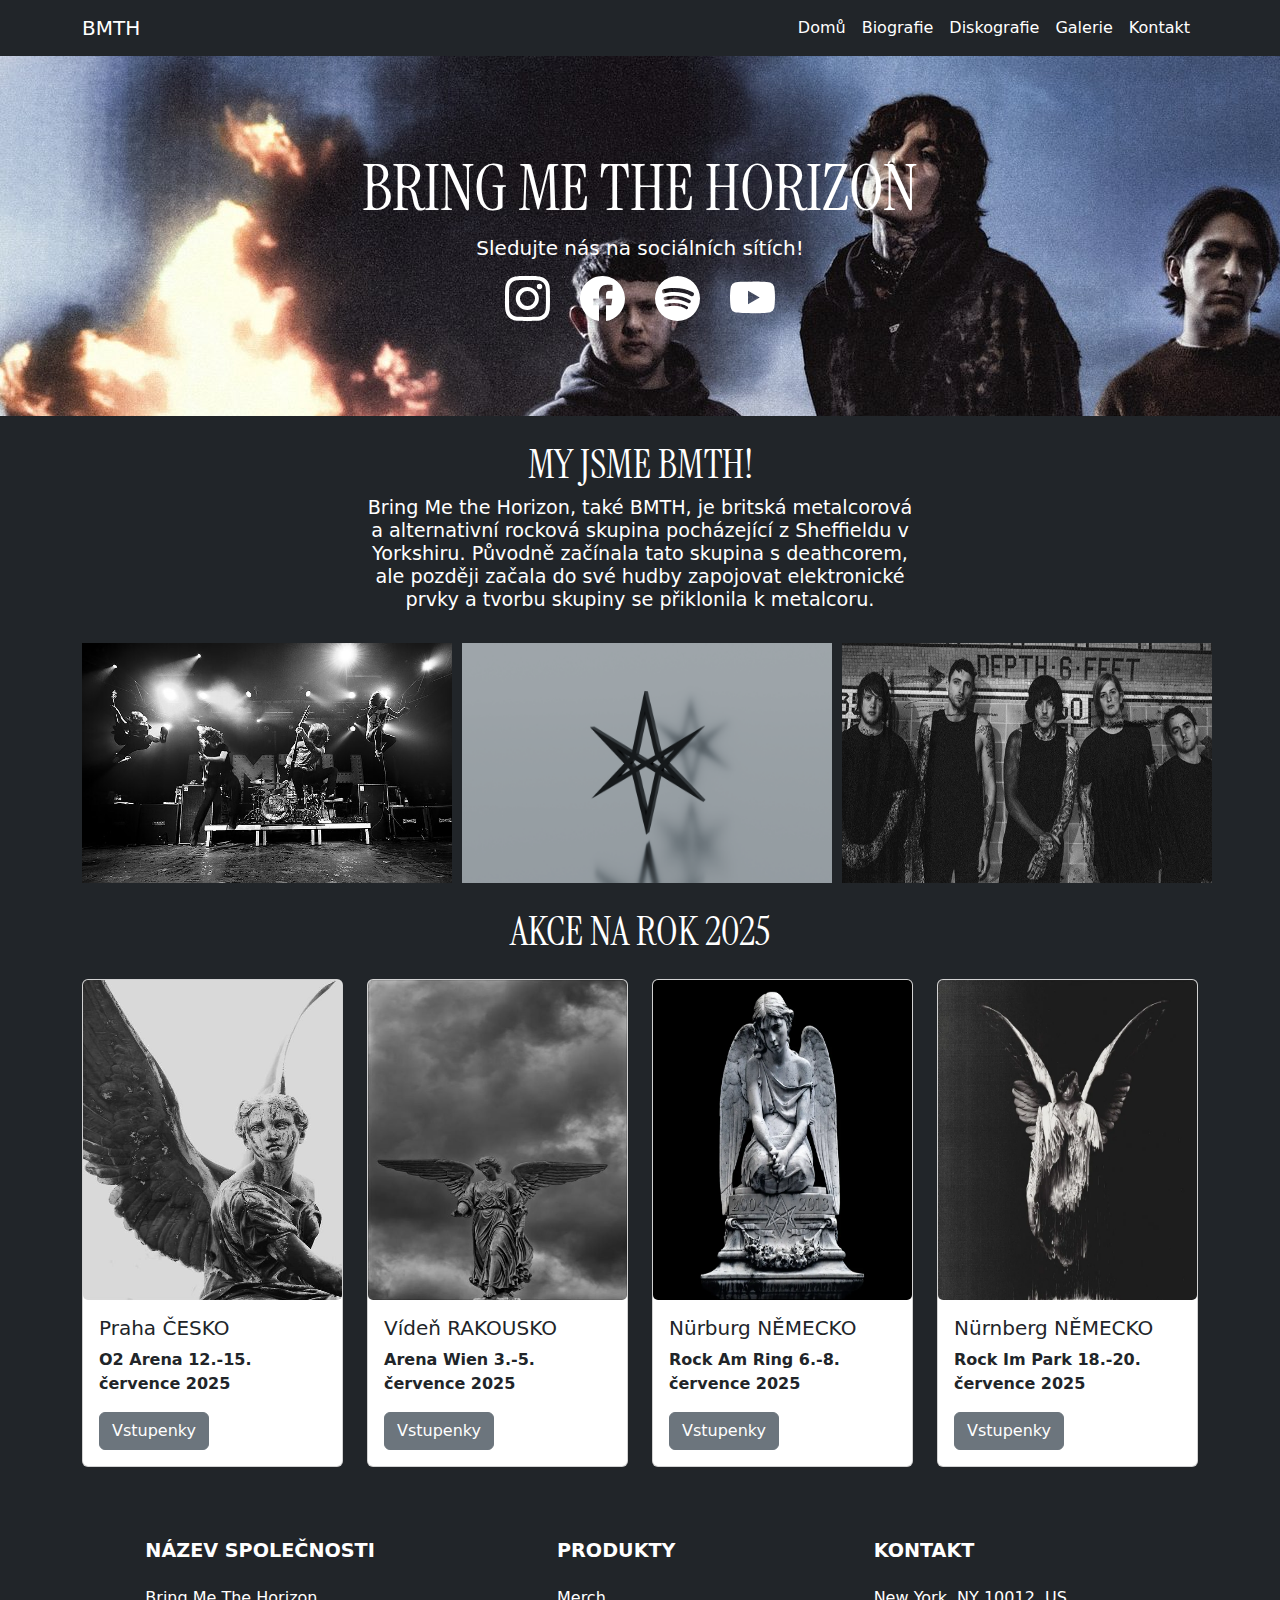
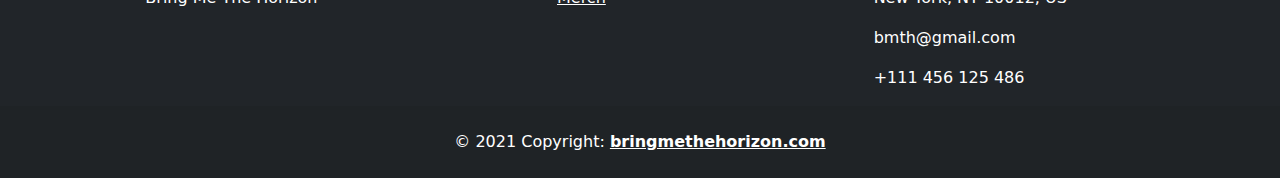
<file: index.html>
<!doctype html>
<html lang="en">

<head>
  <meta charset="utf-8">
  <meta name="viewport" content="width=device-width, initial-scale=1">
  <title>Bring Me The Horizon</title>
  <link href="https://cdn.jsdelivr.net/npm/bootstrap@5.3.3/dist/css/bootstrap.min.css" rel="stylesheet"
    integrity="sha384-QWTKZyjpPEjISv5WaRU9OFeRpok6YctnYmDr5pNlyT2bRjXh0JMhjY6hW+ALEwIH" crossorigin="anonymous">
  <link rel="stylesheet" href="https://cdn.jsdelivr.net/npm/bootstrap-icons@1.11.3/font/bootstrap-icons.min.css">
  <link rel="stylesheet" href="css/style.css">
</head>

<body class="bg-dark">

  <nav class="navbar navbar-expand-lg bg-dark" data-bs-theme="dark">
    <div class="container">
      <a class="navbar-brand text-white" href="index.html">BMTH</a>
      <button class="navbar-toggler" type="button" data-bs-toggle="collapse" data-bs-target="#navbarSupportedContent"
        aria-controls="navbarSupportedContent" aria-expanded="false" aria-label="Toggle navigation">
        <span class="navbar-toggler-icon"></span>
      </button>
      <div class="collapse navbar-collapse" id="navbarSupportedContent">
        <ul class="navbar-nav ms-auto mb-2 mb-lg-0">
          <li class="nav-item">
            <a class="nav-link active text-white" aria-current="page" href="index.html">Domů</a>
          </li>
          <li class="nav-item">
          <li class="nav-item"></li>
          <a class="nav-link active text-white" href="biografie.html">Biografie</a>
          </li>
          <a class="nav-link active text-white" href="diskografie.html">Diskografie</a>
          </li>
          <li class="nav-item"></li>
          <a class="nav-link active text-white" href="galerie.html">Galerie</a>
          </li>
          <li class="nav-item"></li>
          <a class="nav-link active text-white" href="kontakt.html">Kontakt</a>
          </li>
      </div>
    </div>
  </nav>

  <div class="d-none d-md-block">
  <div class="bg-image d-flex justify-content-center align-items-center" style="
    background-image: url(images/BMTHVV11-_MAIN-IMAGE_-scaled.jpg);
    height: 40vh;
  ">
   <div class="container">
    <div class="d-flex justify-content-center align-items-center">
      <h1 class="text-white">BRING ME THE HORIZON</h1></div>  
  
  <div class="d-flex justify-content-center align-items-center">
    <h5 class="text-white">Sledujte nás na sociálních sítích!</h5>
  </div>
  <div class="container d-flex justify-content-center align-items-center pt-2">
  <a class=" text-decoration-none text-white icon-link-hover" style="  --bs-icon-link-transform: translate3d(0, -.125rem, 0);" href="https://www.instagram.com/bringmethehorizon/?hl=cs">
    <svg xmlns="http://www.w3.org/2000/svg" width="45" height="45" fill="currentColor" class="bi bi-instagram" viewBox="0 0 16 16">
      <path d="M8 0C5.829 0 5.556.01 4.703.048 3.85.088 3.269.222 2.76.42a3.9 3.9 0 0 0-1.417.923A3.9 3.9 0 0 0 .42 2.76C.222 3.268.087 3.85.048 4.7.01 5.555 0 5.827 0 8.001c0 2.172.01 2.444.048 3.297.04.852.174 1.433.372 1.942.205.526.478.972.923 1.417.444.445.89.719 1.416.923.51.198 1.09.333 1.942.372C5.555 15.99 5.827 16 8 16s2.444-.01 3.298-.048c.851-.04 1.434-.174 1.943-.372a3.9 3.9 0 0 0 1.416-.923c.445-.445.718-.891.923-1.417.197-.509.332-1.09.372-1.942C15.99 10.445 16 10.173 16 8s-.01-2.445-.048-3.299c-.04-.851-.175-1.433-.372-1.941a3.9 3.9 0 0 0-.923-1.417A3.9 3.9 0 0 0 13.24.42c-.51-.198-1.092-.333-1.943-.372C10.443.01 10.172 0 7.998 0zm-.717 1.442h.718c2.136 0 2.389.007 3.232.046.78.035 1.204.166 1.486.275.373.145.64.319.92.599s.453.546.598.92c.11.281.24.705.275 1.485.039.843.047 1.096.047 3.231s-.008 2.389-.047 3.232c-.035.78-.166 1.203-.275 1.485a2.5 2.5 0 0 1-.599.919c-.28.28-.546.453-.92.598-.28.11-.704.24-1.485.276-.843.038-1.096.047-3.232.047s-2.39-.009-3.233-.047c-.78-.036-1.203-.166-1.485-.276a2.5 2.5 0 0 1-.92-.598 2.5 2.5 0 0 1-.6-.92c-.109-.281-.24-.705-.275-1.485-.038-.843-.046-1.096-.046-3.233s.008-2.388.046-3.231c.036-.78.166-1.204.276-1.486.145-.373.319-.64.599-.92s.546-.453.92-.598c.282-.11.705-.24 1.485-.276.738-.034 1.024-.044 2.515-.045zm4.988 1.328a.96.96 0 1 0 0 1.92.96.96 0 0 0 0-1.92m-4.27 1.122a4.109 4.109 0 1 0 0 8.217 4.109 4.109 0 0 0 0-8.217m0 1.441a2.667 2.667 0 1 1 0 5.334 2.667 2.667 0 0 1 0-5.334"/>
    </svg>
  </a>
  
  <a class=" text-decoration-none text-white icon-link-hover" style="padding-right: 15px; padding-left: 30px; --bs-icon-link-transform: translate3d(0, -.125rem, 0);" href="https://www.facebook.com/bmthofficial/?locale=cs_CZ">
    <svg xmlns="http://www.w3.org/2000/svg" width="45" height="45" fill="currentColor" class="bi bi-facebook" viewBox="0 0 16 16">
      <path d="M16 8.049c0-4.446-3.582-8.05-8-8.05C3.58 0-.002 3.603-.002 8.05c0 4.017 2.926 7.347 6.75 7.951v-5.625h-2.03V8.05H6.75V6.275c0-2.017 1.195-3.131 3.022-3.131.876 0 1.791.157 1.791.157v1.98h-1.009c-.993 0-1.303.621-1.303 1.258v1.51h2.218l-.354 2.326H9.25V16c3.824-.604 6.75-3.934 6.75-7.951"/>
    </svg>
  </a>
  
  
  <a class="text-decoration-none text-white icon-link-hover" style="padding-right: 30px; padding-left: 15px; --bs-icon-link-transform: translate3d(0, -.125rem, 0);" href="https://open.spotify.com/artist/1Ffb6ejR6Fe5IamqA5oRUF">
    <svg xmlns="http://www.w3.org/2000/svg" width="45" height="45" fill="currentColor" class="bi bi-spotify" viewBox="0 0 16 16">
      <path d="M8 0a8 8 0 1 0 0 16A8 8 0 0 0 8 0m3.669 11.538a.5.5 0 0 1-.686.165c-1.879-1.147-4.243-1.407-7.028-.77a.499.499 0 0 1-.222-.973c3.048-.696 5.662-.397 7.77.892a.5.5 0 0 1 .166.686m.979-2.178a.624.624 0 0 1-.858.205c-2.15-1.321-5.428-1.704-7.972-.932a.625.625 0 0 1-.362-1.194c2.905-.881 6.517-.454 8.986 1.063a.624.624 0 0 1 .206.858m.084-2.268C10.154 5.56 5.9 5.419 3.438 6.166a.748.748 0 1 1-.434-1.432c2.825-.857 7.523-.692 10.492 1.07a.747.747 0 1 1-.764 1.288"/>
    </svg>
  </a>
  
  <a class=" text-decoration-none text-white icon-link-hover" style="--bs-icon-link-transform: translate3d(0, -.125rem, 0);" href="https://www.youtube.com/channel/UCAayZDDj3uom0QpSJiwLoUw">
    <svg xmlns="http://www.w3.org/2000/svg" width="45" height="45" fill="currentColor" class="bi bi-youtube" viewBox="0 0 16 16">
      <path d="M8.051 1.999h.089c.822.003 4.987.033 6.11.335a2.01 2.01 0 0 1 1.415 1.42c.101.38.172.883.22 1.402l.01.104.022.26.008.104c.065.914.073 1.77.074 1.957v.075c-.001.194-.01 1.108-.082 2.06l-.008.105-.009.104c-.05.572-.124 1.14-.235 1.558a2.01 2.01 0 0 1-1.415 1.42c-1.16.312-5.569.334-6.18.335h-.142c-.309 0-1.587-.006-2.927-.052l-.17-.006-.087-.004-.171-.007-.171-.007c-1.11-.049-2.167-.128-2.654-.26a2.01 2.01 0 0 1-1.415-1.419c-.111-.417-.185-.986-.235-1.558L.09 9.82l-.008-.104A31 31 0 0 1 0 7.68v-.123c.002-.215.01-.958.064-1.778l.007-.103.003-.052.008-.104.022-.26.01-.104c.048-.519.119-1.023.22-1.402a2.01 2.01 0 0 1 1.415-1.42c.487-.13 1.544-.21 2.654-.26l.17-.007.172-.006.086-.003.171-.007A100 100 0 0 1 7.858 2zM6.4 5.209v4.818l4.157-2.408z"/>
    </svg>
  </a>
  </div>
  </div>
</div>
  </div>

<div class="container">
  <div class="d-flex justify-content-center align-items-center">
  <div class="col-md-6 col-xl-6 mt-4">
  <h2 class="text-white text-center
  ">MY JSME BMTH!</h2>
  <h6 class="text-white text-center">
    Bring Me the Horizon, také BMTH, je britská metalcorová a alternativní rocková skupina pocházející z Sheffieldu v Yorkshiru. Původně začínala tato skupina s deathcorem, ale později začala do své hudby zapojovat elektronické prvky a tvorbu skupiny se přiklonila k metalcoru.</h6>
</div>
</div></div>

<div class="container">
  <div class="d-flex justify-content-center align-items-center">
      <div class="row">
          <div class="col-md-6 col-xl-4 col-sm-6 mt-4">
              <img src="images/mybmth.jpg" width="370px" height="240px">
          </div>

          <div class="col-md-6 col-xl-4 col-sm-6 mt-4">
              <img src="images/bmthlogo2.png" width="370px" height="240px">
          </div>

          <div class="col-md-6 col-xl-4 col-sm-6 mt-4">
              <img src="images/bmth cont.jpg" width="370px" height="240px">
          </div>
      </div>
  </div>

</div>

  <div class="container">
    <div class="d-flex justify-content-center align-items-center">
    <h2 class="text-white pt-4">AKCE NA ROK 2025</h2></div>
    <div class="row">
    
      <div class="col-md-6 col-xl-3 mt-3">
        <div class="card mb-4 box-shadow">
          <img class="card-img" src="images/tickets2.avif" height="320px" width="150px" alt="">
          <div class="card-body">
            <h5 class="card-title">Praha ČESKO</h5>
            <p class="card-text d-none d-md-block"><b>O2 Arena 12.-15. července 2025</b></p>
            <a href="https://www.ticketportal.cz" class="btn btn-secondary">Vstupenky</a>
          </div>
            </div>
          </div>
        
      <div class="col-md-6 col-xl-3 mt-3">
        <div class="card mb-4 box-shadow">
          <img class="card-img" src="images/tickets 3.jpg" height="320px" width="150px" alt="">
          <div class="card-body">
            <h5 class="card-title">Vídeň RAKOUSKO</h5>
            <p class="card-text d-none d-md-block"><b>Arena Wien 3.-5. července 2025</b></p>
            <a href="https://www.ticketportal.cz" class="btn btn-secondary">Vstupenky</a>
          </div>
            </div>
          </div>
      


      <div class="col-md-6 col-xl-3 mt-3">
        <div class="card mb-4 box-shadow">
          <img class="card-img" src="images/2004-2013.webp" height="320px" width="150px" alt="">
          <div class="card-body">
            <h5 class="card-title">Nürburg NĚMECKO</h5>
            <p class="card-text d-none d-md-block"><b>Rock Am Ring 6.-8. července 2025</b></p>
            <a href="https://www.ticketportal.cz" class="btn btn-secondary">Vstupenky</a>
          </div>
            </div>
          </div>
    
   

      <div class="col-md-6 col-xl-3 mt-3">
        <div class="card mb-4 box-shadow">
          <img class="card-img" src="images/tickets.webp" height="320px" width="150px" alt="">
          <div class="card-body">
            <h5 class="card-title">Nürnberg NĚMECKO</h5>
            <p class="card-text d-none d-md-block"><b>Rock Im Park 18.-20. července 2025</b></p>
            <a href="https://www.ticketportal.cz" class="btn btn-secondary">Vstupenky</a>
          </div>
            </div>
          </div>
        </div>

    </div>

    <footer class="text-center bg-body-dark text-white">

      <section class="">
          <div class="container text-center text-md-start mt-5">

              <div class="row mt-3">

                  <div class="col-md-3 col-lg-4 col-xl-3 mx-auto mb-4">
                      <h6 class="text-uppercase fw-bold mb-4">
                         Název Společnosti
                      </h6>
                      <p>
                          Bring Me The Horizon
                      </p>
                  </div>

                  <div class="col-md-2 col-lg-2 col-xl-2 mx-auto mb-4">

                      <h6 class="text-uppercase fw-bold mb-4">
                          Produkty
                      </h6>
                      <p>
                          <a href="https://shop.bmthofficial.com/collections/merch?srsltid=AfmBOoqwtuFEq2FiSl_R93nZXGvGNf7i4OEl94tEvwx1OTe_j5P29DKS" class="text-reset">Merch</a>
                      </p>

                  </div>

                  <div class="col-md-4 col-lg-3 col-xl-3 mx-auto mb-md-0 mb-4">

                      <h6 class="text-uppercase fw-bold mb-4">Kontakt</h6>
                      <p> New York, NY 10012, US</p>
                      <p>
                          
                          bmth@gmail.com
                      </p>
                      <p>+111 456 125 486</p>

                  </div>

              </div>

          </div>
      </section>

      <div class="text-center p-4" style="background-color: rgba(0, 0, 0, 0.05);">
          © 2021 Copyright:
          <a class="text-reset fw-bold" href="https://mdbootstrap.com/">bringmethehorizon.com</a>
      </div>

  </footer>


      <script src="https://cdn.jsdelivr.net/npm/bootstrap@5.3.3/dist/js/bootstrap.bundle.min.js"
        integrity="sha384-YvpcrYf0tY3lHB60NNkmXc5s9fDVZLESaAA55NDzOxhy9GkcIdslK1eN7N6jIeHz"
        crossorigin="anonymous"></script>
</body>

</html>
</file>
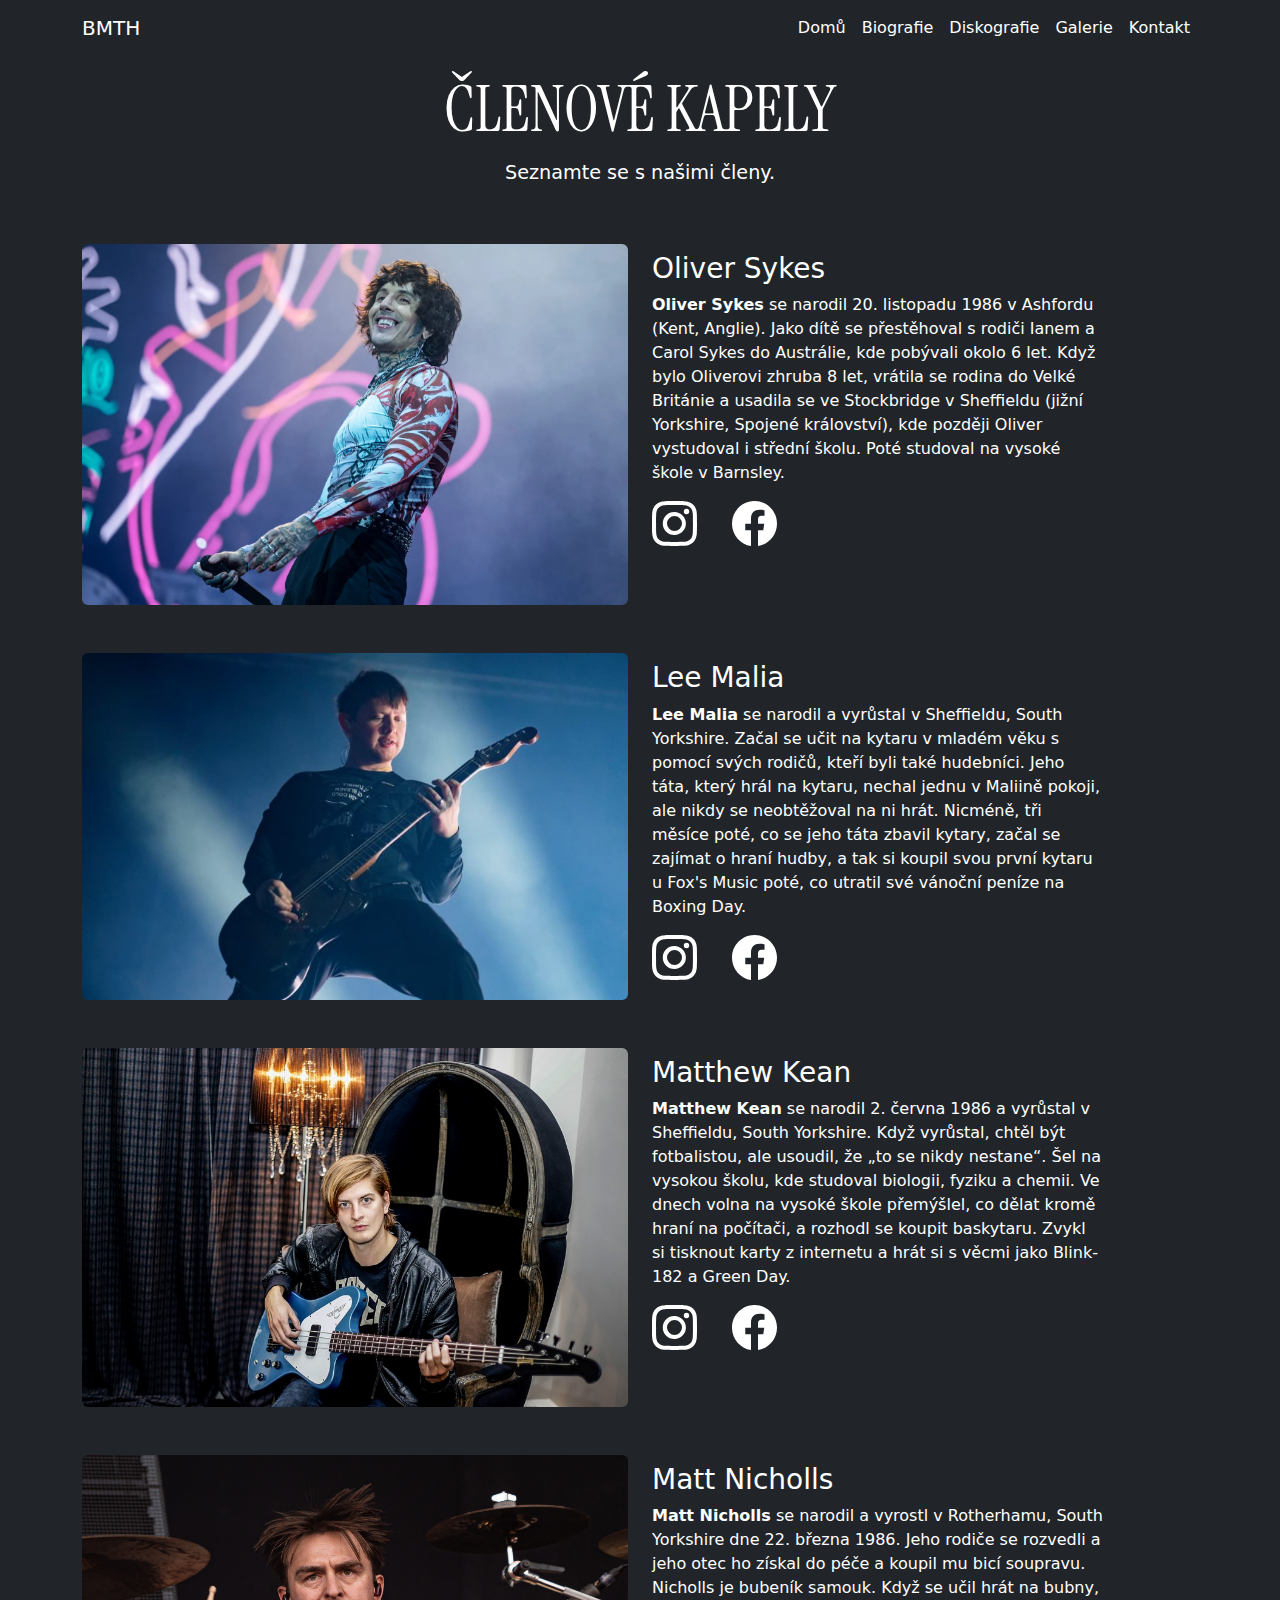
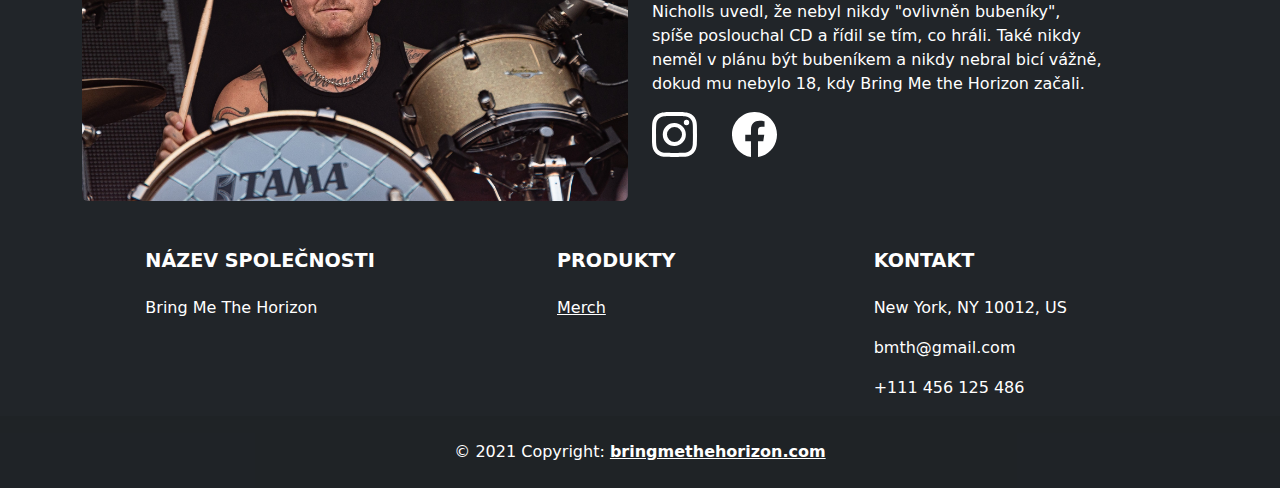
<file: biografie.html>
<!doctype html>
<html lang="en">

<head>
  <meta charset="utf-8">
  <meta name="viewport" content="width=device-width, initial-scale=1">
  <title>Bring Me The Horizon</title>
  <link href="https://cdn.jsdelivr.net/npm/bootstrap@5.3.3/dist/css/bootstrap.min.css" rel="stylesheet"
    integrity="sha384-QWTKZyjpPEjISv5WaRU9OFeRpok6YctnYmDr5pNlyT2bRjXh0JMhjY6hW+ALEwIH" crossorigin="anonymous">
    <link rel="stylesheet" href="css/style.css">
</head>

<body class="bg-dark">

  <nav class="navbar navbar-expand-lg bg-dark" data-bs-theme="dark">
    <div class="container">
      <a class="navbar-brand text-white" href="index.html">BMTH</a>
      <button class="navbar-toggler" type="button" data-bs-toggle="collapse" data-bs-target="#navbarSupportedContent"
        aria-controls="navbarSupportedContent" aria-expanded="false" aria-label="Toggle navigation">
        <span class="navbar-toggler-icon"></span>
      </button>
      <div class="collapse navbar-collapse" id="navbarSupportedContent">
        <ul class="navbar-nav ms-auto mb-2 mb-lg-0">
          <li class="nav-item">
            <a class="nav-link active text-white" aria-current="page" href="index.html">Domů</a>
          </li>
          <li class="nav-item"></li>
          <a class="nav-link active text-white" href="biografie.html">Biografie</a>
          </li>
          <li class="nav-item">
            <a class="nav-link active text-white" href="diskografie.html">Diskografie</a>
          </li>
          <li class="nav-item"></li>
          <a class="nav-link active text-white" href="galerie.html">Galerie</a>
          </li>
          <li class="nav-item"></li>
          <a class="nav-link active text-white" href="kontakt.html">Kontakt</a>
          </li>

      </div>
    </div>
  </nav>


  <div class="container pt-3">
    <h1 class="d-flex justify-content-center align-items-center text-white ">ČLENOVÉ KAPELY</h1>
</div>
<div class="container d-flex justify-content-center align-items-center py-1">
  <h6 class="d-flex justify-content-center align-items-center text-white">Seznamte se s našimi členy.</h6>
</div>

<div class="container pt-5">
  <div class="row">
    <div class="col-md-6">
        <img class="rounded img-fluid" src="images/oli sykes.webp">
        
    </div>
    <div class="col-md-5 pt-2">
      <h3 class="text-white">Oliver Sykes</h3>
        <p class="text-white"><strong>Oliver Sykes</strong> se narodil 20. listopadu 1986 v Ashfordu (Kent, Anglie). Jako dítě se přestěhoval s rodiči Ianem a Carol Sykes do Austrálie, kde pobývali okolo 6 let. Když bylo Oliverovi zhruba 8 let, vrátila se rodina do Velké Británie a usadila se ve Stockbridge v Sheffieldu (jižní Yorkshire, Spojené království), kde později Oliver vystudoval i střední školu. Poté studoval na vysoké škole v Barnsley.</p>
        <a class="text-decoration-none text-white icon-link-hover" style="  --bs-icon-link-transform: translate3d(0, -.125rem, 0);" href="https://www.instagram.com/olobersykes/?hl=cs">
          <svg xmlns="http://www.w3.org/2000/svg" width="45" height="45" fill="currentColor" class="bi bi-instagram" viewBox="0 0 16 16">
            <path d="M8 0C5.829 0 5.556.01 4.703.048 3.85.088 3.269.222 2.76.42a3.9 3.9 0 0 0-1.417.923A3.9 3.9 0 0 0 .42 2.76C.222 3.268.087 3.85.048 4.7.01 5.555 0 5.827 0 8.001c0 2.172.01 2.444.048 3.297.04.852.174 1.433.372 1.942.205.526.478.972.923 1.417.444.445.89.719 1.416.923.51.198 1.09.333 1.942.372C5.555 15.99 5.827 16 8 16s2.444-.01 3.298-.048c.851-.04 1.434-.174 1.943-.372a3.9 3.9 0 0 0 1.416-.923c.445-.445.718-.891.923-1.417.197-.509.332-1.09.372-1.942C15.99 10.445 16 10.173 16 8s-.01-2.445-.048-3.299c-.04-.851-.175-1.433-.372-1.941a3.9 3.9 0 0 0-.923-1.417A3.9 3.9 0 0 0 13.24.42c-.51-.198-1.092-.333-1.943-.372C10.443.01 10.172 0 7.998 0zm-.717 1.442h.718c2.136 0 2.389.007 3.232.046.78.035 1.204.166 1.486.275.373.145.64.319.92.599s.453.546.598.92c.11.281.24.705.275 1.485.039.843.047 1.096.047 3.231s-.008 2.389-.047 3.232c-.035.78-.166 1.203-.275 1.485a2.5 2.5 0 0 1-.599.919c-.28.28-.546.453-.92.598-.28.11-.704.24-1.485.276-.843.038-1.096.047-3.232.047s-2.39-.009-3.233-.047c-.78-.036-1.203-.166-1.485-.276a2.5 2.5 0 0 1-.92-.598 2.5 2.5 0 0 1-.6-.92c-.109-.281-.24-.705-.275-1.485-.038-.843-.046-1.096-.046-3.233s.008-2.388.046-3.231c.036-.78.166-1.204.276-1.486.145-.373.319-.64.599-.92s.546-.453.92-.598c.282-.11.705-.24 1.485-.276.738-.034 1.024-.044 2.515-.045zm4.988 1.328a.96.96 0 1 0 0 1.92.96.96 0 0 0 0-1.92m-4.27 1.122a4.109 4.109 0 1 0 0 8.217 4.109 4.109 0 0 0 0-8.217m0 1.441a2.667 2.667 0 1 1 0 5.334 2.667 2.667 0 0 1 0-5.334"/>
          </svg>
        </a>

        <a class="text-decoration-none text-white icon-link-hover" style="padding-right: 15px; padding-left: 30px; --bs-icon-link-transform: translate3d(0, -.125rem, 0);" href="https://www.facebook.com/bmthofficial/?locale=cs_CZ">
          <svg xmlns="http://www.w3.org/2000/svg" width="45" height="45" fill="currentColor" class="bi bi-facebook" viewBox="0 0 16 16">
            <path d="M16 8.049c0-4.446-3.582-8.05-8-8.05C3.58 0-.002 3.603-.002 8.05c0 4.017 2.926 7.347 6.75 7.951v-5.625h-2.03V8.05H6.75V6.275c0-2.017 1.195-3.131 3.022-3.131.876 0 1.791.157 1.791.157v1.98h-1.009c-.993 0-1.303.621-1.303 1.258v1.51h2.218l-.354 2.326H9.25V16c3.824-.604 6.75-3.934 6.75-7.951"/>
          </svg>
        </a>
      </div>
</div>

<div class="row pt-5">
  <div class="col-md-6">
      <img class=" img-fluid rounded" src="images/lee bio.jpg">
      
  </div>
  <div class="col-md-5 pt-2">
    <h3 class="text-white">Lee Malia</h3>
      <p class="text-white"><strong>Lee Malia</strong> se narodil a vyrůstal v Sheffieldu, South Yorkshire. Začal se učit na kytaru v mladém věku s pomocí svých rodičů, kteří byli také hudebníci. Jeho táta, který hrál na kytaru, nechal jednu v Maliině pokoji, ale nikdy se neobtěžoval na ni hrát. Nicméně, tři měsíce poté, co se jeho táta zbavil kytary, začal se zajímat o hraní hudby, a tak si koupil svou první kytaru u Fox's Music poté, co utratil své vánoční peníze na Boxing Day.</p>
      <a class="text-decoration-none text-white icon-link-hover" style="  --bs-icon-link-transform: translate3d(0, -.125rem, 0);" href="https://www.instagram.com/leemalia/?hl=cs">
        <svg xmlns="http://www.w3.org/2000/svg" width="45" height="45" fill="currentColor" class="bi bi-instagram" viewBox="0 0 16 16">
          <path d="M8 0C5.829 0 5.556.01 4.703.048 3.85.088 3.269.222 2.76.42a3.9 3.9 0 0 0-1.417.923A3.9 3.9 0 0 0 .42 2.76C.222 3.268.087 3.85.048 4.7.01 5.555 0 5.827 0 8.001c0 2.172.01 2.444.048 3.297.04.852.174 1.433.372 1.942.205.526.478.972.923 1.417.444.445.89.719 1.416.923.51.198 1.09.333 1.942.372C5.555 15.99 5.827 16 8 16s2.444-.01 3.298-.048c.851-.04 1.434-.174 1.943-.372a3.9 3.9 0 0 0 1.416-.923c.445-.445.718-.891.923-1.417.197-.509.332-1.09.372-1.942C15.99 10.445 16 10.173 16 8s-.01-2.445-.048-3.299c-.04-.851-.175-1.433-.372-1.941a3.9 3.9 0 0 0-.923-1.417A3.9 3.9 0 0 0 13.24.42c-.51-.198-1.092-.333-1.943-.372C10.443.01 10.172 0 7.998 0zm-.717 1.442h.718c2.136 0 2.389.007 3.232.046.78.035 1.204.166 1.486.275.373.145.64.319.92.599s.453.546.598.92c.11.281.24.705.275 1.485.039.843.047 1.096.047 3.231s-.008 2.389-.047 3.232c-.035.78-.166 1.203-.275 1.485a2.5 2.5 0 0 1-.599.919c-.28.28-.546.453-.92.598-.28.11-.704.24-1.485.276-.843.038-1.096.047-3.232.047s-2.39-.009-3.233-.047c-.78-.036-1.203-.166-1.485-.276a2.5 2.5 0 0 1-.92-.598 2.5 2.5 0 0 1-.6-.92c-.109-.281-.24-.705-.275-1.485-.038-.843-.046-1.096-.046-3.233s.008-2.388.046-3.231c.036-.78.166-1.204.276-1.486.145-.373.319-.64.599-.92s.546-.453.92-.598c.282-.11.705-.24 1.485-.276.738-.034 1.024-.044 2.515-.045zm4.988 1.328a.96.96 0 1 0 0 1.92.96.96 0 0 0 0-1.92m-4.27 1.122a4.109 4.109 0 1 0 0 8.217 4.109 4.109 0 0 0 0-8.217m0 1.441a2.667 2.667 0 1 1 0 5.334 2.667 2.667 0 0 1 0-5.334"/>
        </svg>
      </a>

      <a class="text-decoration-none text-white icon-link-hover" style="padding-right: 15px; padding-left: 30px; --bs-icon-link-transform: translate3d(0, -.125rem, 0);" href="https://www.facebook.com/bmthofficial/?locale=cs_CZ">
        <svg xmlns="http://www.w3.org/2000/svg" width="45" height="45" fill="currentColor" class="bi bi-facebook" viewBox="0 0 16 16">
          <path d="M16 8.049c0-4.446-3.582-8.05-8-8.05C3.58 0-.002 3.603-.002 8.05c0 4.017 2.926 7.347 6.75 7.951v-5.625h-2.03V8.05H6.75V6.275c0-2.017 1.195-3.131 3.022-3.131.876 0 1.791.157 1.791.157v1.98h-1.009c-.993 0-1.303.621-1.303 1.258v1.51h2.218l-.354 2.326H9.25V16c3.824-.604 6.75-3.934 6.75-7.951"/>
        </svg>
      </a>
    </div>
</div>

<div class="row pt-5">
  <div class="col-md-6">
      <img class="rounded img-fluid" src="images/matthew bio.jpeg">
      
  </div>
  <div class="col-md-5 pt-2">
    <h3 class="text-white">Matthew Kean</h3>
      <p class="text-white"><strong>Matthew Kean</strong> se narodil 2. června 1986 a vyrůstal v Sheffieldu, South Yorkshire. Když vyrůstal, chtěl být fotbalistou, ale usoudil, že „to se nikdy nestane“. Šel na vysokou školu, kde studoval biologii, fyziku a chemii. Ve dnech volna na vysoké škole přemýšlel, co dělat kromě hraní na počítači, a rozhodl se koupit baskytaru. Zvykl si tisknout karty z internetu a hrát si s věcmi jako Blink-182 a Green Day.</p>
      <a class="text-decoration-none text-white icon-link-hover" style="  --bs-icon-link-transform: translate3d(0, -.125rem, 0);" href="https://www.instagram.com/matt__kean/?hl=cs">
        <svg xmlns="http://www.w3.org/2000/svg" width="45" height="45" fill="currentColor" class="bi bi-instagram" viewBox="0 0 16 16">
          <path d="M8 0C5.829 0 5.556.01 4.703.048 3.85.088 3.269.222 2.76.42a3.9 3.9 0 0 0-1.417.923A3.9 3.9 0 0 0 .42 2.76C.222 3.268.087 3.85.048 4.7.01 5.555 0 5.827 0 8.001c0 2.172.01 2.444.048 3.297.04.852.174 1.433.372 1.942.205.526.478.972.923 1.417.444.445.89.719 1.416.923.51.198 1.09.333 1.942.372C5.555 15.99 5.827 16 8 16s2.444-.01 3.298-.048c.851-.04 1.434-.174 1.943-.372a3.9 3.9 0 0 0 1.416-.923c.445-.445.718-.891.923-1.417.197-.509.332-1.09.372-1.942C15.99 10.445 16 10.173 16 8s-.01-2.445-.048-3.299c-.04-.851-.175-1.433-.372-1.941a3.9 3.9 0 0 0-.923-1.417A3.9 3.9 0 0 0 13.24.42c-.51-.198-1.092-.333-1.943-.372C10.443.01 10.172 0 7.998 0zm-.717 1.442h.718c2.136 0 2.389.007 3.232.046.78.035 1.204.166 1.486.275.373.145.64.319.92.599s.453.546.598.92c.11.281.24.705.275 1.485.039.843.047 1.096.047 3.231s-.008 2.389-.047 3.232c-.035.78-.166 1.203-.275 1.485a2.5 2.5 0 0 1-.599.919c-.28.28-.546.453-.92.598-.28.11-.704.24-1.485.276-.843.038-1.096.047-3.232.047s-2.39-.009-3.233-.047c-.78-.036-1.203-.166-1.485-.276a2.5 2.5 0 0 1-.92-.598 2.5 2.5 0 0 1-.6-.92c-.109-.281-.24-.705-.275-1.485-.038-.843-.046-1.096-.046-3.233s.008-2.388.046-3.231c.036-.78.166-1.204.276-1.486.145-.373.319-.64.599-.92s.546-.453.92-.598c.282-.11.705-.24 1.485-.276.738-.034 1.024-.044 2.515-.045zm4.988 1.328a.96.96 0 1 0 0 1.92.96.96 0 0 0 0-1.92m-4.27 1.122a4.109 4.109 0 1 0 0 8.217 4.109 4.109 0 0 0 0-8.217m0 1.441a2.667 2.667 0 1 1 0 5.334 2.667 2.667 0 0 1 0-5.334"/>
        </svg>
      </a>

      <a class="text-decoration-none text-white icon-link-hover" style="padding-right: 15px; padding-left: 30px; --bs-icon-link-transform: translate3d(0, -.125rem, 0);" href="https://www.facebook.com/bmthofficial/?locale=cs_CZ">
        <svg xmlns="http://www.w3.org/2000/svg" width="45" height="45" fill="currentColor" class="bi bi-facebook" viewBox="0 0 16 16">
          <path d="M16 8.049c0-4.446-3.582-8.05-8-8.05C3.58 0-.002 3.603-.002 8.05c0 4.017 2.926 7.347 6.75 7.951v-5.625h-2.03V8.05H6.75V6.275c0-2.017 1.195-3.131 3.022-3.131.876 0 1.791.157 1.791.157v1.98h-1.009c-.993 0-1.303.621-1.303 1.258v1.51h2.218l-.354 2.326H9.25V16c3.824-.604 6.75-3.934 6.75-7.951"/>
        </svg>
      </a>
    </div>
</div>

<div class="row pt-5">
  <div class="col-md-6">
      <img class="rounded img-fluid" src="images/matt bio.jpg">
      
  </div>
  <div class="col-md-5 pt-2">
    <h3 class="text-white">Matt Nicholls</h3>
      <p class="text-white"><strong>Matt Nicholls</strong> se narodil a vyrostl v Rotherhamu, South Yorkshire dne 22. března 1986. Jeho rodiče se rozvedli a jeho otec ho získal do péče a koupil mu bicí soupravu. Nicholls je bubeník samouk. Když se učil hrát na bubny, Nicholls uvedl, že nebyl nikdy "ovlivněn bubeníky", spíše poslouchal CD a řídil se tím, co hráli. Také nikdy neměl v plánu být bubeníkem a nikdy nebral bicí vážně, dokud mu nebylo 18, kdy Bring Me the Horizon začali.
      </p>
      <a class="text-decoration-none text-white icon-link-hover" style="  --bs-icon-link-transform: translate3d(0, -.125rem, 0);" href="https://www.instagram.com/mickypickles/?hl=cs">
        <svg xmlns="http://www.w3.org/2000/svg" width="45" height="45" fill="currentColor" class="bi bi-instagram" viewBox="0 0 16 16">
          <path d="M8 0C5.829 0 5.556.01 4.703.048 3.85.088 3.269.222 2.76.42a3.9 3.9 0 0 0-1.417.923A3.9 3.9 0 0 0 .42 2.76C.222 3.268.087 3.85.048 4.7.01 5.555 0 5.827 0 8.001c0 2.172.01 2.444.048 3.297.04.852.174 1.433.372 1.942.205.526.478.972.923 1.417.444.445.89.719 1.416.923.51.198 1.09.333 1.942.372C5.555 15.99 5.827 16 8 16s2.444-.01 3.298-.048c.851-.04 1.434-.174 1.943-.372a3.9 3.9 0 0 0 1.416-.923c.445-.445.718-.891.923-1.417.197-.509.332-1.09.372-1.942C15.99 10.445 16 10.173 16 8s-.01-2.445-.048-3.299c-.04-.851-.175-1.433-.372-1.941a3.9 3.9 0 0 0-.923-1.417A3.9 3.9 0 0 0 13.24.42c-.51-.198-1.092-.333-1.943-.372C10.443.01 10.172 0 7.998 0zm-.717 1.442h.718c2.136 0 2.389.007 3.232.046.78.035 1.204.166 1.486.275.373.145.64.319.92.599s.453.546.598.92c.11.281.24.705.275 1.485.039.843.047 1.096.047 3.231s-.008 2.389-.047 3.232c-.035.78-.166 1.203-.275 1.485a2.5 2.5 0 0 1-.599.919c-.28.28-.546.453-.92.598-.28.11-.704.24-1.485.276-.843.038-1.096.047-3.232.047s-2.39-.009-3.233-.047c-.78-.036-1.203-.166-1.485-.276a2.5 2.5 0 0 1-.92-.598 2.5 2.5 0 0 1-.6-.92c-.109-.281-.24-.705-.275-1.485-.038-.843-.046-1.096-.046-3.233s.008-2.388.046-3.231c.036-.78.166-1.204.276-1.486.145-.373.319-.64.599-.92s.546-.453.92-.598c.282-.11.705-.24 1.485-.276.738-.034 1.024-.044 2.515-.045zm4.988 1.328a.96.96 0 1 0 0 1.92.96.96 0 0 0 0-1.92m-4.27 1.122a4.109 4.109 0 1 0 0 8.217 4.109 4.109 0 0 0 0-8.217m0 1.441a2.667 2.667 0 1 1 0 5.334 2.667 2.667 0 0 1 0-5.334"/>
        </svg>
      </a>

      <a class="text-decoration-none text-white icon-link-hover" style="padding-right: 15px; padding-left: 30px; --bs-icon-link-transform: translate3d(0, -.125rem, 0);" href="https://www.facebook.com/bmthofficial/?locale=cs_CZ">
        <svg xmlns="http://www.w3.org/2000/svg" width="45" height="45" fill="currentColor" class="bi bi-facebook" viewBox="0 0 16 16">
          <path d="M16 8.049c0-4.446-3.582-8.05-8-8.05C3.58 0-.002 3.603-.002 8.05c0 4.017 2.926 7.347 6.75 7.951v-5.625h-2.03V8.05H6.75V6.275c0-2.017 1.195-3.131 3.022-3.131.876 0 1.791.157 1.791.157v1.98h-1.009c-.993 0-1.303.621-1.303 1.258v1.51h2.218l-.354 2.326H9.25V16c3.824-.604 6.75-3.934 6.75-7.951"/>
        </svg>
      </a>
    </div>
</div>
</div>

<footer class="text-center bg-body-dark text-white">

  <section class="">
      <div class="container text-center text-md-start mt-5">

          <div class="row mt-3">

              <div class="col-md-3 col-lg-4 col-xl-3 mx-auto mb-4">
                  <h6 class="text-uppercase fw-bold mb-4">
                      Název Společnosti
                  </h6>
                  <p>
                      Bring Me The Horizon
                  </p>
              </div>

              <div class="col-md-2 col-lg-2 col-xl-2 mx-auto mb-4">

                  <h6 class="text-uppercase fw-bold mb-4">
                      Produkty
                  </h6>
                  <p>
                      <a href="https://shop.bmthofficial.com/collections/merch?srsltid=AfmBOoqwtuFEq2FiSl_R93nZXGvGNf7i4OEl94tEvwx1OTe_j5P29DKS" class="text-reset">Merch</a>
                  </p>

              </div>

              <div class="col-md-4 col-lg-3 col-xl-3 mx-auto mb-md-0 mb-4">

                  <h6 class="text-uppercase fw-bold mb-4">Kontakt</h6>
                  <p> New York, NY 10012, US</p>
                  <p>
                      
                      bmth@gmail.com
                  </p>
                  <p>+111 456 125 486</p>

              </div>

          </div>

      </div>
  </section>

  <div class="text-center p-4" style="background-color: rgba(0, 0, 0, 0.05);">
      © 2021 Copyright:
      <a class="text-reset fw-bold" href="https://mdbootstrap.com/">bringmethehorizon.com</a>
  </div>

</footer>


</body>
</file>
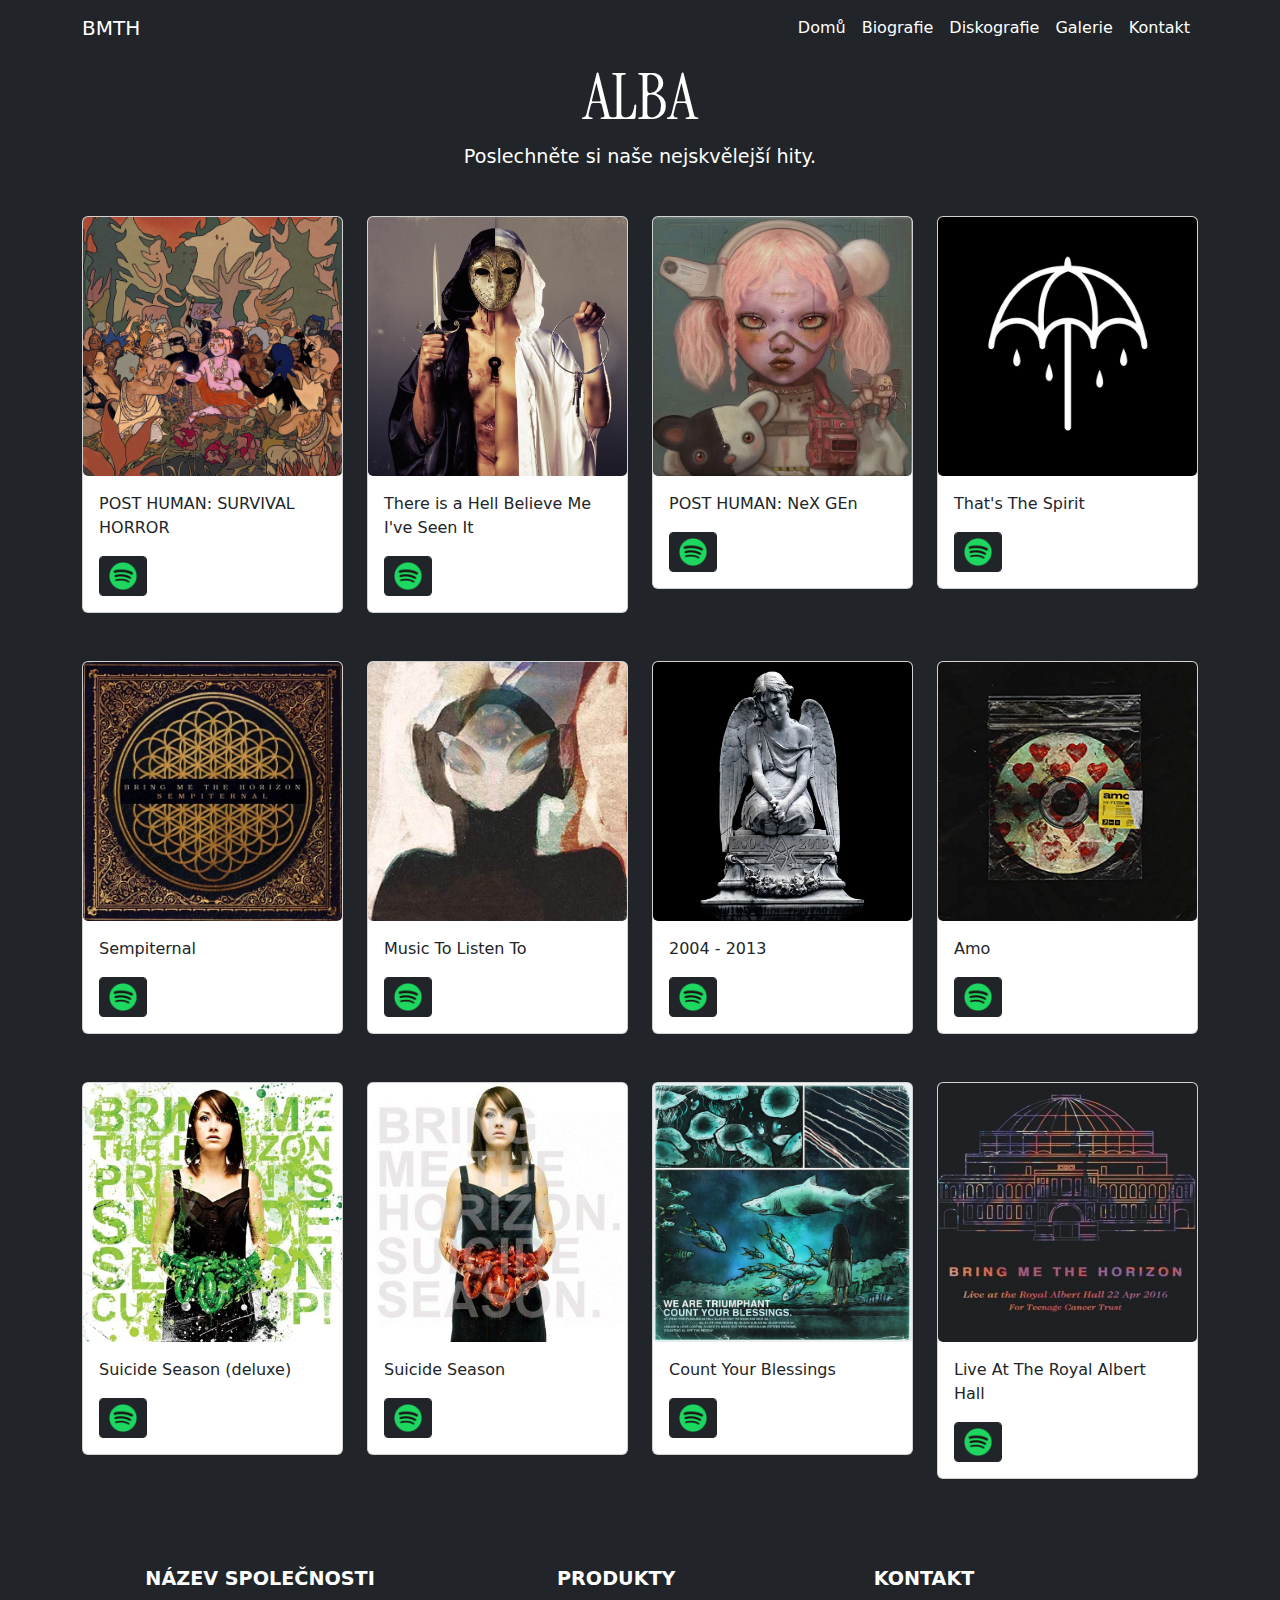
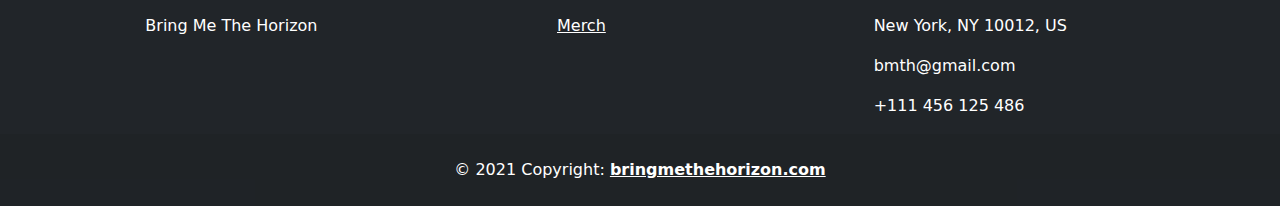
<file: diskografie.html>
<!doctype html>
<html lang="en">

<head>
  <meta charset="utf-8">
  <meta name="viewport" content="width=device-width, initial-scale=1">
  <title>BMTH Diskografie</title>
  <link href="https://cdn.jsdelivr.net/npm/bootstrap@5.3.3/dist/css/bootstrap.min.css" rel="stylesheet"
    integrity="sha384-QWTKZyjpPEjISv5WaRU9OFeRpok6YctnYmDr5pNlyT2bRjXh0JMhjY6hW+ALEwIH" crossorigin="anonymous">
    <link rel="stylesheet" href="css/style.css">
</head>

<body class="bg-dark">
  <nav class="navbar navbar-expand-lg bg-dark" data-bs-theme="dark">
    <div class="container">
      <a class="navbar-brand text-white" href="index.html">BMTH</a>
      <button class="navbar-toggler" type="button" data-bs-toggle="collapse" data-bs-target="#navbarSupportedContent"
        aria-controls="navbarSupportedContent" aria-expanded="false" aria-label="Toggle navigation">
        <span class="navbar-toggler-icon"></span>
      </button>
      <div class="collapse navbar-collapse" id="navbarSupportedContent">
        <ul class="navbar-nav ms-auto mb-2 mb-lg-0">
          <li class="nav-item">
            <a class="nav-link active text-white" aria-current="page" href="index.html">Domů</a>
          </li>
          <li class="nav-item"></li>
          <a class="nav-link active text-white" href="biografie.html">Biografie</a>
          </li>
          <li class="nav-item">
            <a class="nav-link active text-white" href="diskografie.html">Diskografie</a>
          </li>
          <li class="nav-item"></li>
          <a class="nav-link active text-white" href="galerie.html">Galerie</a>
          </li>
          <li class="nav-item"></li>
          <a class="nav-link active text-white" href="kontakt.html">Kontakt</a>
          </li>
      </div>
    </div>
  </nav>

  <div class="container d-flex justify-content-center align-items-center pt-1">
    <h1 class="text-white ">ALBA</h1>

  </div>
  <div class="container d-flex justify-content-center align-items-center">
    <h6 class="text-white">Poslechněte si naše nejskvělejší hity.</h6>
  </div>
  <div class="album py-3">
    <div class="container">
      <div class="row">
        <div class="col-md-6 col-xl-3 mt-4">
          <div class="card mb-4 box-shadow">
            <img class="card-img" src="images/kingslayer.jpg" alt="">
            <div class="card-body">
              <p class="card-text">
                POST HUMAN: SURVIVAL HORROR
              </p>
              <div class="d-flex justify-content-between align-items-center">
                <div class="btn-group bg-dark">
                  <button type="button" class="btn btn-sm btn-outline-dark"><a
                      class="text-decoration-none text-white"
                      href="https://open.spotify.com/album/0e1WaSNDZnoPixaxDNdWo4"><img height="30px" width="30px" class="img-fluid" src="images/spotify.png" alt=""></a></button>
                </div>
              </div>
            </div>
          </div>
        </div>


        <div class="col-md-6 col-xl-3 mt-4">
          <div class="card mb-4 box-shadow">
            <img class="card-img" src="images/crazy dlouhej nazev.webp" alt="">
            <div class="card-body">
              <p class="card-text">
                There is a Hell Believe Me I've Seen It
              </p>
              <div class="d-flex justify-content-between align-items-center">
                <div class="btn-group bg-dark">
                  <button type="button" class="btn btn-sm btn-outline-dark"><a
                      class="text-decoration-none text-white"
                      href="https://open.spotify.com/album/57vsBm45xiin2upj9Iq5XA"><img height="30px" width="30px" class="img-fluid" src="images/spotify.png" alt=""></a></button>
                </div>
              </div>
            </div>
          </div>
        </div>

        <div class="col-md-6 col-xl-3 mt-4">
          <div class="card mb-4 box-shadow">
            <img class="card-img" src="images/nex-gen.jpg" alt="">
            <div class="card-body">
              <p class="card-text">
                POST HUMAN: NeX GEn
              </p>
              <div class="d-flex justify-content-between align-items-center">
                <div class="btn-group bg-dark">
                  <button type="button" class="btn btn-sm btn-outline-dark"><a
                      class="text-decoration-none text-white"
                      href="https://open.spotify.com/album/1k7OXnGQPV4zF3seDwRroD"><img height="30px" width="30px" class="img-fluid" src="images/spotify.png" alt=""></a></button>
                </div>
              </div>
            </div>
          </div>
        </div>

        <div class="col-md-6 col-xl-3 mt-4">
          <div class="card mb-4 box-shadow">
            <img class="card-img" src="images/thats the spirit.png" alt="">
            <div class="card-body">
              <p class="card-text">
                That's The Spirit
              </p>
              <div class="d-flex justify-content-between align-items-center">
                <div class="btn-group bg-dark">
                  <button type="button" class="btn btn-sm btn-outline-dark"><a
                      class="text-decoration-none text-white"
                      href="https://open.spotify.com/album/7FqHuAvmREiIwVXVpZ9ooP"><img height="30px" width="30px" class="img-fluid" src="images/spotify.png" alt=""></a></button>
                </div>
              </div>
            </div>
          </div>
        </div>

        <div class="col-md-6 col-xl-3 mt-4">
          <div class="card mb-4 box-shadow">
            <img class="card-img" src="images/semp.webp" alt="">
            <div class="card-body">
              <p class="card-text">
                Sempiternal
              </p>
              <div class="d-flex justify-content-between align-items-center">
                <div class="btn-group bg-dark">
                  <button type="button" class="btn btn-sm btn-outline-dark"><a
                      class="text-decoration-none text-white"
                      href="https://open.spotify.com/album/6IYPmM3xsOPL2XPSvf1ZAz"><img height="30px" width="30px" class="img-fluid" src="images/spotify.png" alt=""></a></button>
                </div>
              </div>
            </div>
          </div>
        </div>

        <div class="col-md-6 col-xl-3 mt-4">
          <div class="card mb-4 box-shadow">
            <img class="card-img" src="images/music to listen to.jpg" alt="">
            <div class="card-body">
              <p class="card-text">
                Music To Listen To
              </p>
              <div class="d-flex justify-content-between align-items-center">
                <div class="btn-group bg-dark">
                  <button type="button" class="btn btn-sm btn-outline-dark"><a
                      class="text-decoration-none text-white"
                      href="https://open.spotify.com/album/6yC6aLzX5knhWpKDidwxft"><img height="30px" width="30px" class="img-fluid" src="images/spotify.png" alt=""></a></button>
                </div>
              </div>
            </div>
          </div>
        </div>

        <div class="col-md-6 col-xl-3 mt-4">
          <div class="card mb-4 box-shadow">
            <img class="card-img" src="images/2004-2013.webp" alt="">
            <div class="card-body">
              <p class="card-text">
                2004 - 2013
              </p>
              <div class="d-flex justify-content-between align-items-center">
                <div class="btn-group bg-dark">
                  <button type="button" class="btn btn-sm btn-outline-dark"><a
                      class="text-decoration-none text-white"
                      href="https://open.spotify.com/album/2OHKYizCiIOtl07WoNG8PX"><img height="30px" width="30px" class="img-fluid" src="images/spotify.png" alt=""></a></button>
                </div>
              </div>
            </div>
          </div>
        </div>

        <div class="col-md-6 col-xl-3 mt-4">
          <div class="card mb-4 box-shadow">
            <img class="card-img" src="images/bmth amo.png" alt="">
            <div class="card-body">
              <p class="card-text">
                Amo
              </p>
              <div class="d-flex justify-content-between align-items-center">
                <div class="btn-group bg-dark">
                  <button type="button" class="btn btn-sm btn-outline-dark"><a
                      class="text-decoration-none text-white"
                      href="https://open.spotify.com/album/04mkS7FooK8fRbB626T9NR"><img height="30px" width="30px" class="img-fluid" src="images/spotify.png" alt=""></a></button>
                </div>
              </div>
            </div>
          </div>
        </div>

        <div class="col-md-6 col-xl-3 mt-4">
          <div class="card mb-4 box-shadow">
            <img class="card-img" src="images/suicide-season-0.jpg.webp" alt="">
            <div class="card-body">
              <p class="card-text">
                Suicide Season (deluxe)
              </p>
              <div class="d-flex justify-content-between align-items-center">
                <div class="btn-group bg-dark">
                  <button type="button" class="btn btn-sm btn-outline-dark"><a
                      class="text-decoration-none text-white"
                      href="https://open.spotify.com/album/2GyE3YcRrH2uIWMe62XSvL"><img height="30px" width="30px" class="img-fluid" src="images/spotify.png" alt=""></a></button>
                </div>
              </div>
            </div>
          </div>
        </div>

        <div class="col-md-6 col-xl-3 mt-4">
          <div class="card mb-4 box-shadow">
            <img class="card-img" src="images/BMTH_Suicide_Season.png" alt="">
            <div class="card-body">
              <p class="card-text">
                Suicide Season
              </p>
              <div class="d-flex justify-content-between align-items-center">
                <div class="btn-group bg-dark">
                  <button type="button" class="btn btn-sm btn-outline-dark"><a
                      class="text-decoration-none text-white"
                      href="https://open.spotify.com/album/5gLPHzNPjPb2wfZRx7pwj6"><img height="30px" width="30px" class="img-fluid" src="images/spotify.png" alt=""></a></button>
                </div>
              </div>
            </div>
          </div>
        </div>

        <div class="col-md-6 col-xl-3 mt-4">
          <div class="card mb-4 box-shadow">
            <img class="card-img" src="images/cpunt ur blessings.jpg" alt="">
            <div class="card-body">
              <p class="card-text">
                Count Your Blessings
              </p>
              <div class="d-flex justify-content-between align-items-center">
                <div class="btn-group bg-dark">
                  <button type="button" class="btn btn-sm btn-outline-dark"><a
                      class="text-decoration-none text-white"
                      href="https://open.spotify.com/album/3w9BRbUQJTaGxu7a1DEB7S"><img height="30px" width="30px" class="img-fluid" src="images/spotify.png" alt=""></a></button>
                </div>
              </div>
            </div>
          </div>
        </div>

        <div class="col-md-6 col-xl-3 mt-4">
          <div class="card mb-4 box-shadow">
            <img class="card-img" src="images/live at the royal albert hall.jpg" alt="">
            <div class="card-body">
              <p class="card-text">
                Live At The Royal Albert Hall
              </p>
              <div class="d-flex justify-content-between align-items-center">
                <div class="btn-group bg-dark">
                  <button type="button" class="btn btn-sm btn-outline-dark"><a
                      class="text-decoration-none text-white"
                      href="https://open.spotify.com/album/5dH7StOKoPnNEbWh86MwFz"><img height="30px" width="30px" class="img-fluid" src="images/spotify.png" alt=""></a></button>
                </div>
              </div>
            </div>
          </div>
        </div>


      </div>
    </div>
  </div>

  <footer class="text-center bg-body-dark text-white">

    <section class="">
        <div class="container text-center text-md-start mt-5">

            <div class="row mt-3">

                <div class="col-md-3 col-lg-4 col-xl-3 mx-auto mb-4">
                    <h6 class="text-uppercase fw-bold mb-4">
                        Název Společnosti
                    </h6>
                    <p>
                        Bring Me The Horizon
                    </p>
                </div>

                <div class="col-md-2 col-lg-2 col-xl-2 mx-auto mb-4">

                    <h6 class="text-uppercase fw-bold mb-4">
                        Produkty
                    </h6>
                    <p>
                        <a href="https://shop.bmthofficial.com/collections/merch?srsltid=AfmBOoqwtuFEq2FiSl_R93nZXGvGNf7i4OEl94tEvwx1OTe_j5P29DKS" class="text-reset">Merch</a>
                    </p>

                </div>

                <div class="col-md-4 col-lg-3 col-xl-3 mx-auto mb-md-0 mb-4">

                    <h6 class="text-uppercase fw-bold mb-4">Kontakt</h6>
                    <p> New York, NY 10012, US</p>
                    <p>
                        
                        bmth@gmail.com
                    </p>
                    <p>+111 456 125 486</p>

                </div>

            </div>

        </div>
    </section>

    <div class="text-center p-4" style="background-color: rgba(0, 0, 0, 0.05);">
        © 2021 Copyright:
        <a class="text-reset fw-bold" href="https://mdbootstrap.com/">bringmethehorizon.com</a>
    </div>

</footer>


  <script src="https://cdn.jsdelivr.net/npm/bootstrap@5.3.3/dist/js/bootstrap.bundle.min.js"
    integrity="sha384-YvpcrYf0tY3lHB60NNkmXc5s9fDVZLESaAA55NDzOxhy9GkcIdslK1eN7N6jIeHz"
    crossorigin="anonymous"></script>

</body>
</file>
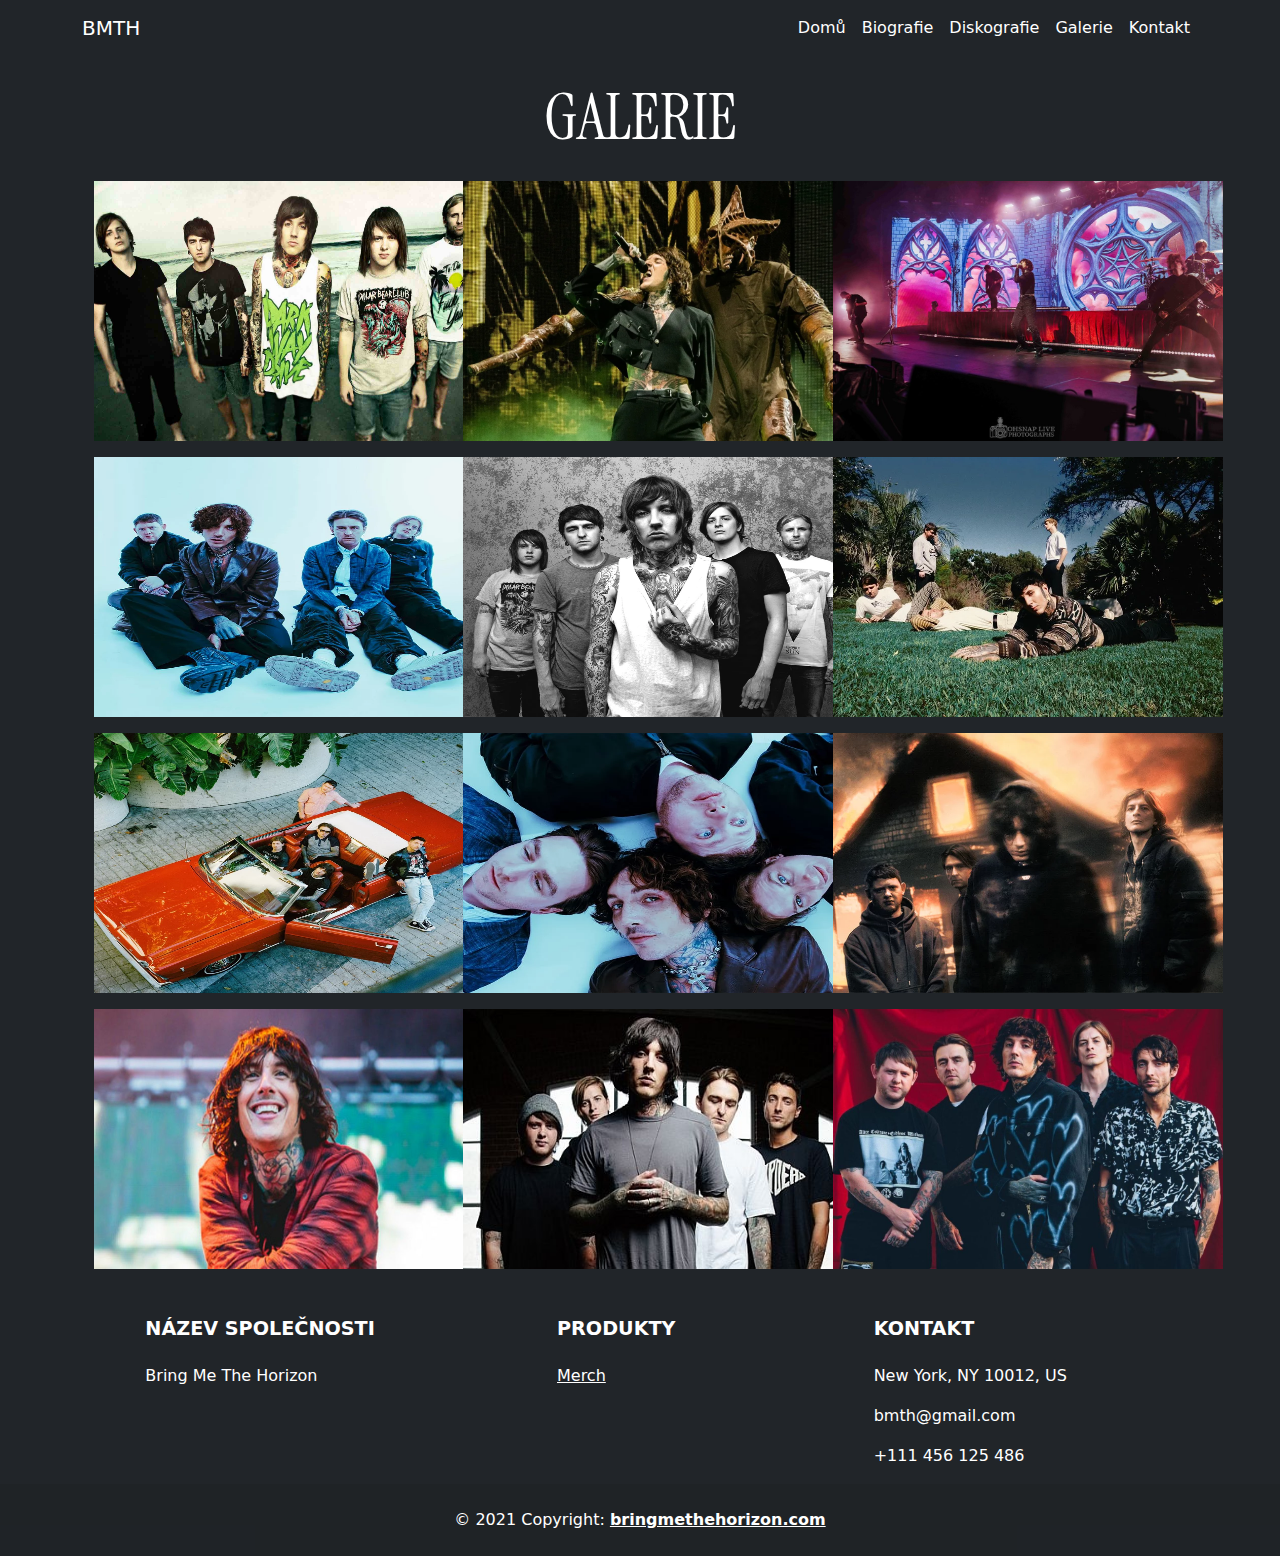
<file: galerie.html>
<!doctype html>
<html lang="en">
  <head>
    <meta charset="utf-8">
    <meta name="viewport" content="width=device-width, initial-scale=1">
    <title>BMTH Galerie</title>
    <link href="https://cdn.jsdelivr.net/npm/bootstrap@5.3.3/dist/css/bootstrap.min.css" rel="stylesheet" integrity="sha384-QWTKZyjpPEjISv5WaRU9OFeRpok6YctnYmDr5pNlyT2bRjXh0JMhjY6hW+ALEwIH" crossorigin="anonymous">
    <link
  rel="stylesheet"
  href="https://cdn.jsdelivr.net/npm/@fancyapps/ui@5.0/dist/fancybox/fancybox.css"
/>
<link rel="stylesheet" href="css/style.css">
  </head>
  <body class="bg-dark">
    <nav class="navbar navbar-expand-lg bg-dark" data-bs-theme="dark">
      <div class="container">
        <a class="navbar-brand text-white" href="index.html">BMTH</a>
        <button class="navbar-toggler" type="button" data-bs-toggle="collapse" data-bs-target="#navbarSupportedContent"
          aria-controls="navbarSupportedContent" aria-expanded="false" aria-label="Toggle navigation">
          <span class="navbar-toggler-icon"></span>
        </button>
        <div class="collapse navbar-collapse" id="navbarSupportedContent">
          <ul class="navbar-nav ms-auto mb-2 mb-lg-0">
            <li class="nav-item">
              <a class="nav-link active text-white" aria-current="page" href="index.html">Domů</a>
            </li><li class="nav-item"></li>
            <a class="nav-link active text-white" href="biografie.html">Biografie</a>
            </li>
            <li class="nav-item">
              <a class="nav-link active text-white" href="diskografie.html">Diskografie</a>
            </li>
            <li class="nav-item"></li>
            <a class="nav-link active text-white" href="galerie.html">Galerie</a>
            </li>
            <li class="nav-item"></li>
            <a class="nav-link active text-white" href="kontakt.html">Kontakt</a>
            </li>
        </div>
      </div>
    </nav>

<div class="container">
  <style>
    .gallery-item img {
        transition: transform 0.3s ease;
    }

    .gallery-item img:hover {
        transform: scale(1.05);
    }
</style>
</head>

<body class="bg-success ">

<div class="container">
    <h1 class="text-center my-4 text-white">
      GALERIE
      </h1>

    <div class="row row-cols-1 row-cols-md-2
                row-cols-lg-3 g-3">
        <div class="col">
            <div class="position-relative gallery-item" 
                 style="cursor: pointer;">
                 
                 <a href="images/bmthgal4.jpg" data-fancybox data-caption="Single image">
                    <img width="390px" height="260px" src="images/bmthgal4.jpg" />
                  </a>

                <div class="position-absolute top-50 start-50 
                            translate-middle text-center d-none">
                  
                </div>
            </div>
        </div>
        <div class="col">
            <div class="position-relative gallery-item" 
                 style="cursor: pointer;">

                 <a href="images/bmthgal5.webp" data-fancybox data-caption="Single image">
                    <img width="390px" height="260px" src="images/bmthgal5.webp" />
                  </a>

                <div class="position-absolute top-50
                            start-50 translate-middle
                            text-center d-none">
                 
                </div>
            </div>
        </div>
        <div class="col">
            <div class="position-relative gallery-item" 
                 style="cursor: pointer;">
                 <a href="images/bmthgal6.jpg" data-fancybox data-caption="Single image">
                    <img width="390px" height="260px" src="images/bmthgal6.jpg" />
                  </a>
                <div class="position-absolute top-50 
                            start-50 translate-middle 
                            text-center d-none">
                </div>
            </div>
        </div>
        <div class="col">
            <div class="position-relative gallery-item" 
                 style="cursor: pointer;">
                 <a href="images/bmth gal7.webp" data-fancybox data-caption="Single image">
                    <img width="390px" height="260px" src="images/bmth gal7.webp" />
                  </a>
                <div class="position-absolute top-50 
                            start-50 translate-middle 
                            text-center d-none">
                 
                </div>
            </div>
        </div>

        <div class="col">
            <div class="position-relative gallery-item" 
                 style="cursor: pointer;">
                 <a href="images/bmth gal8" data-fancybox data-caption="Single image">
                    <img width="390px" height="260px" src="images/bmth gal8.webp" />
                  </a>
                <div class="position-absolute top-50 
                            start-50 translate-middle 
                            text-center d-none">
               
                </div>
            </div>
        </div>

        <div class="col">
          <div class="position-relative gallery-item" 
               style="cursor: pointer;">
               <a href="images/bmth gal9.webp" data-fancybox data-caption="Single image">
                <img width="390px" height="260px" src="images/bmth gal9.webp" />
              </a>
              <div class="position-absolute top-50
                          start-50 translate-middle
                          text-center d-none">
               
              </div>
          </div>
      </div>

      <div class="col">
        <div class="position-relative gallery-item" 
             style="cursor: pointer;">
             <a href="images/bmth gal10.webp" data-fancybox data-caption="Single image">
                <img width="390px" height="260px" src="images/bmth gal10.webp" />
              </a>
            <div class="position-absolute top-50
                        start-50 translate-middle
                        text-center d-none">
             
            </div>
        </div>
    </div>

    <div class="col">
      <div class="position-relative gallery-item" 
           style="cursor: pointer;">
           <a href="images/bmth gal 11.webp" data-fancybox data-caption="Single image">
            <img width="390px" height="260px" src="images/bmth gal 11.webp" />
          </a>
          <div class="position-absolute top-50
                      start-50 translate-middle
                      text-center d-none">
           
          </div>
      </div>
  </div>

  <div class="col">
    <div class="position-relative gallery-item" 
         style="cursor: pointer;">
         <a href="images/bmth gal12.webp" data-fancybox data-caption="Single image">
            <img width="390px" height="260px" src="images/bmth gal12.webp" />
          </a>
        <div class="position-absolute top-50
                    start-50 translate-middle
                    text-center d-none">
         
        </div>
    </div>
</div>

<div class="col">
  <div class="position-relative gallery-item" 
       style="cursor: pointer;">
       <a href="images/oly bio.jpg" data-fancybox data-caption="Single image">
        <img  width="390px" height="260px" src="images/oly bio.jpg" />
      </a>
      <div class="position-absolute top-50
                  start-50 translate-middle
                  text-center d-none">
       
      </div>
  </div>
</div>

<div class="col">
  <div class="position-relative gallery-item" 
       style="cursor: pointer;">
       <a href="images/bmth gal.jpg" data-fancybox data-caption="Single image">
        <img width="390px" height="260px" src="images/bmth gal.jpg" />
      </a>
      <div class="position-absolute top-50
                  start-50 translate-middle
                  text-center d-none">
       
      </div>
  </div>
</div>

        <div class="col">
            <div class="position-relative gallery-item" 
                 style="cursor: pointer;">
                 <a href="images/bmth gal2.jpg" data-fancybox data-caption="Single image">
                    <img src="images/bmth gal2.jpg" width="390px" height="260px"/>
                  </a>
                <div class="position-absolute top-50 
                            start-50 translate-middle 
                            text-center d-none">
                 
                </div>
            </div>
        </div>
    </div>
</div>


<script src=
"https://cdn.jsdelivr.net/npm/@popperjs/core@2.11.6/dist/umd/popper.min.js">
  </script>
<script src=
"https://cdn.jsdelivr.net/npm/bootstrap@5.3.0-alpha1/dist/js/bootstrap.min.js">
  </script>

<script>
    
    let position_relative = 
        document.querySelectorAll('.position-relative');

    position_relative.forEach(item => {
        item.addEventListener('mouseover', event => {
            const caption = item.querySelector('.position-absolute');
            caption.classList.remove('d-none');
        });
        item.addEventListener('mouseleave', event => {
            const caption = item.querySelector('.position-absolute');
            caption.classList.add('d-none');
        });
    });
</script>
</div>
 
</script>

<footer class="text-center bg-body-dark text-white">

  <section class="">
      <div class="container text-center text-md-start mt-5">

          <div class="row mt-3">

              <div class="col-md-3 col-lg-4 col-xl-3 mx-auto mb-4">
                  <h6 class="text-uppercase fw-bold mb-4">
                      Název Společnosti
                  </h6>
                  <p>
                      Bring Me The Horizon
                  </p>
              </div>

              <div class="col-md-2 col-lg-2 col-xl-2 mx-auto mb-4">

                  <h6 class="text-uppercase fw-bold mb-4">
                      Produkty
                  </h6>
                  <p>
                      <a href="https://shop.bmthofficial.com/collections/merch?srsltid=AfmBOoqwtuFEq2FiSl_R93nZXGvGNf7i4OEl94tEvwx1OTe_j5P29DKS" class="text-reset">Merch</a>
                  </p>

              </div>

              <div class="col-md-4 col-lg-3 col-xl-3 mx-auto mb-md-0 mb-4">

                  <h6 class="text-uppercase fw-bold mb-4">Kontakt</h6>
                  <p> New York, NY 10012, US</p>
                  <p>
                      
                      bmth@gmail.com
                  </p>
                  <p>+111 456 125 486</p>

              </div>

          </div>

      </div>
  </section>

  <div class="text-center p-4" style="background-color: rgba(0, 0, 0, 0.05);">
      © 2021 Copyright:
      <a class="text-reset fw-bold" href="https://mdbootstrap.com/">bringmethehorizon.com</a>
  </div>

</footer>


<script src="https://cdn.jsdelivr.net/npm/@fancyapps/ui@5.0/dist/fancybox/fancybox.umd.js"></script>
  </body>
</file>
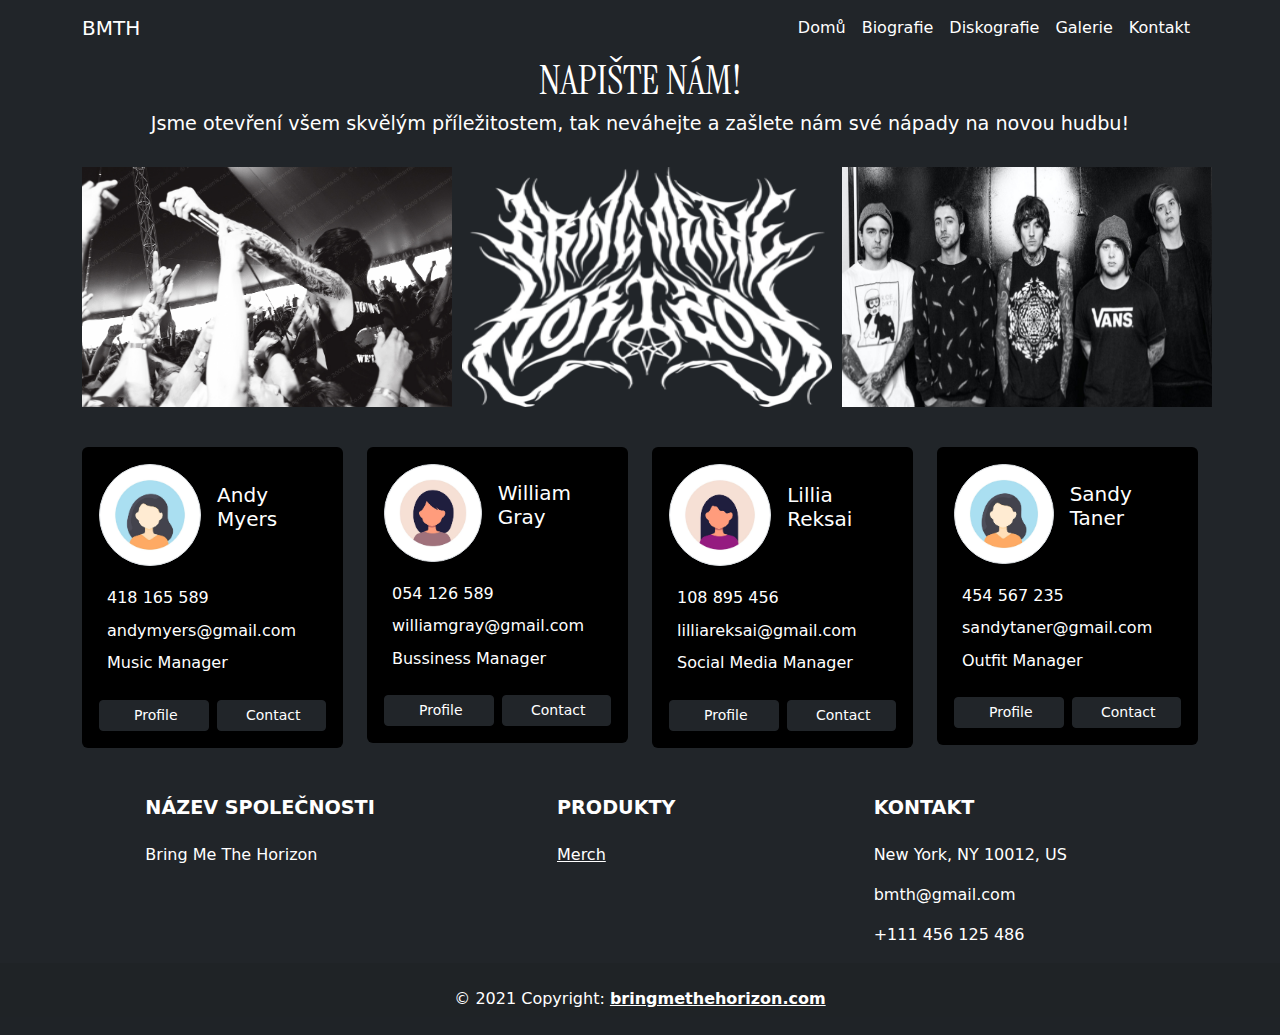
<file: kontakt.html>
<!doctype html>
<html lang="en">

<head>
    <meta charset="utf-8">
    <meta name="viewport" content="width=device-width, initial-scale=1">
    <title>BMTH Kontakt</title>
    <link href="https://cdn.jsdelivr.net/npm/bootstrap@5.3.3/dist/css/bootstrap.min.css" rel="stylesheet"
        integrity="sha384-QWTKZyjpPEjISv5WaRU9OFeRpok6YctnYmDr5pNlyT2bRjXh0JMhjY6hW+ALEwIH" crossorigin="anonymous">
        <link rel="stylesheet" href="css/style.css">
</head>

<body class="bg-dark">
    <nav class="navbar navbar-expand-lg bg-dark" data-bs-theme="dark">
        <div class="container">
            <a class="navbar-brand text-white" href="index.html">BMTH</a>
            <button class="navbar-toggler" type="button" data-bs-toggle="collapse"
                data-bs-target="#navbarSupportedContent" aria-controls="navbarSupportedContent" aria-expanded="false"
                aria-label="Toggle navigation">
                <span class="navbar-toggler-icon"></span>
            </button>
            <div class="collapse navbar-collapse" id="navbarSupportedContent">
                <ul class="navbar-nav ms-auto mb-2 mb-lg-0">
                    <li class="nav-item">
                        <a class="nav-link active text-white" aria-current="page" href="index.html">Domů</a>
                    </li>
                    <li class="nav-item">
                    <li class="nav-item"></li>
                    <a class="nav-link active text-white" href="biografie.html">Biografie</a>
                    </li>
                    <a class="nav-link active text-white" href="diskografie.html">Diskografie</a>
                    </li>
                    <li class="nav-item"></li>
                    <a class="nav-link active text-white" href="galerie.html">Galerie</a>
                    </li>
                    <li class="nav-item"></li>
                    <a class="nav-link active text-white" href="kontakt.html">Kontakt</a>
                    </li>
            </div>
        </div>
    </nav>

    <div class="container">
        <h2 class="text-white d-flex justify-content-center align-items-center">NAPIŠTE NÁM!</h2>
        <h6 class="text-white d-flex justify-content-center align-items-center">Jsme otevření všem skvělým příležitostem,
            tak neváhejte a zašlete nám své nápady na novou hudbu!</h6>
    </div>

    <div class="container">
        <div class="d-flex justify-content-center align-items-center">
            <div class="row">
                <div class="col-md-6 col-xl-4 col-sm-6 mt-4">
                    <img src="images/bmth cont2.jpg" width="370px" height="240px">
                </div>

                <div class="col-md-6 col-xl-4 col-sm-6 mt-4">
                    <img src="images/bmthlogo.jpg" width="370px" height="240px">
                </div>

                <div class="col-md-6 col-xl-4 col-sm-6 mt-4">
                    <img src="images/mybmth2.jpg" width="370px" height="240px">
                </div>
            </div>
        </div>

    </div>

    <div class="container pt-4">
        <div class="row">

            <div class="col-xl-3 col-sm-6 pt-3">
                <div class="card bg-black">
                    <div class="card-body">
                        <div class="d-flex align-items-center">
                            <div><img src="images/sandy.jpg" height="110px" width="110px" alt=""
                                    class="avatar-md rounded-circle img-thumbnail" /></div>
                            <div class="flex-1 ms-3">
                                <h5 class="font-size-16 mb-1">
                                    <p class="text-white">Andy Myers</p>
                                </h5>
                            </div>
                        </div>
                        <div class="mt-3 pt-1">
                            <p class="text-white mb-0"><i
                                    class="mdi mdi-phone font-size-15 align-middle pe-2 text-primary"></i> 418 165 589
                            </p>
                            <p class=" text-white mb-0 mt-2"><i
                                    class="mdi mdi-email font-size-15 align-middle pe-2 text-primary"></i>andymyers@gmail.com
                            </p>
                            <p class=" text-white mb-0 mt-2"><i
                                    class="mdi mdi-job font-size-15 align-middle pe-2"></i>Music
                                Manager</p>
                        </div>
                        <div class="d-flex gap-2 pt-4">
                            <button type="button" class="btn btn-dark btn-sm w-50 text-white"><i
                                    class="bx bx-user me-1"></i> Profile</button>
                            <button type="button" class="btn btn-dark btn-sm w-50"><i
                                    class="bx bx-message-square-dots me-1"></i> Contact</button>
                        </div>
                    </div>
                </div>
            </div>

            <div class="col-xl-3 col-sm-6 pt-3">
                <div class="card bg-black">
                    <div class="card-body">
                        <div class="d-flex align-items-center">
                            <div><img src="images/william.jpg" height="110px" width="110px" alt=""
                                    class="avatar-md rounded-circle img-thumbnail" /></div>
                            <div class="flex-1 ms-3">
                                <h5 class="font-size-16 mb-1">
                                    <p class="text-white">William Gray</p>
                                </h5>
                            </div>
                        </div>
                        <div class="mt-3 pt-1">
                            <p class="text-white mb-0"><i
                                    class="mdi mdi-phone font-size-15 align-middle pe-2 text-primary"></i> 054 126 589
                            </p>
                            <p class="text-white mb-0 mt-2"><i
                                    class="mdi mdi-email font-size-15 align-middle pe-2 text-primary"></i>williamgray@gmail.com
                            </p>
                            <p class="text-white mb-0 mt-2"><i
                                    class="mdi mdi-job font-size-15 align-middle pe-2 text-primary"></i>Bussiness
                                Manager</p>
                        </div>
                        <div class="d-flex gap-2 pt-4">
                            <button type="button" class="btn btn-dark btn-sm w-50"><i
                                    class="bx bx-user me-1"></i> Profile</button>
                            <button type="button" class="btn btn-dark btn-sm w-50"><i
                                    class="bx bx-message-square-dots me-1"></i> Contact</button>
                        </div>
                    </div>
                </div>
            </div>

            <div class="col-xl-3 col-sm-6 pt-3">
                <div class="card bg-black">
                    <div class="card-body">
                        <div class="d-flex align-items-center">
                            <div><img src="images/lillia.jpg" height="110px" width="110px" alt=""
                                    class="avatar-md rounded-circle img-thumbnail" /></div>
                            <div class="flex-1 ms-3">
                                <h5 class="font-size-16 mb-1">
                                    <p class="text-white">Lillia Reksai</p>
                                </h5>
                            </div>
                        </div>
                        <div class="mt-3 pt-1">
                            <p class="text-white mb-0"><i
                                    class="mdi mdi-phone font-size-15 align-middle pe-2 text-primary"></i> 108 895 456
                            </p>
                            <p class="text-white mb-0 mt-2"><i
                                    class="mdi mdi-email font-size-15 align-middle pe-2 text-primary"></i>lilliareksai@gmail.com
                            </p>
                            <p class="text-white mb-0 mt-2"><i
                                    class="mdi mdi-job font-size-15 align-middle pe-2 text-primary"></i>Social Media
                                Manager</p>
                        </div>
                        <div class="d-flex gap-2 pt-4">
                            <button type="button" class="btn btn-dark btn-sm w-50"><i
                                    class="bx bx-user me-1"></i> Profile</button>
                            <button type="button" class="btn btn-dark btn-sm w-50"><i
                                    class="bx bx-message-square-dots me-1"></i> Contact</button>
                        </div>
                    </div>
                </div>
            </div>

            <div class="col-xl-3 col-sm-6 pt-3">
                <div class="card bg-black">
                    <div class="card-body">
                        <div class="d-flex align-items-center">
                            <div><img src="images/sandy.jpg" height="110px" width="110px" alt=""
                                    class="avatar-md rounded-circle img-thumbnail" /></div>
                            <div class="flex-1 ms-3">
                                <h5 class="font-size-16 mb-1">
                                    <p class="text-white">Sandy Taner</p>
                                </h5>
                            </div>
                        </div>
                        <div class="mt-3 pt-1">
                            <p class="text-white mb-0"><i
                                    class="mdi mdi-phone font-size-15 align-middle pe-2 text-primary"></i> 454 567 235
                            </p>
                            <p class="text-white mb-0 mt-2"><i
                                    class="mdi mdi-email font-size-15 align-middle pe-2 text-primary"></i>sandytaner@gmail.com
                            </p>
                            <p class="text-white mb-0 mt-2"><i
                                    class="mdi mdi-job font-size-15 align-middle pe-2 text-primary"></i>Outfit Manager
                            </p>
                        </div>
                        <div class="d-flex gap-2 pt-4">
                            <button type="button" class="btn btn-dark btn-sm w-50"><i
                                    class="bx bx-user me-1"></i> Profile</button>
                            <button type="button" class="btn btn-dark btn-sm w-50"><i
                                    class="bx bx-message-square-dots me-1"></i> Contact</button>
                        </div>
                    </div>
                </div>
            </div>

        </div>
    </div>

    
    <footer class="text-center bg-body-dark text-white">

        <section class="">
            <div class="container text-center text-md-start mt-5">

                <div class="row mt-3">

                    <div class="col-md-3 col-lg-4 col-xl-3 mx-auto mb-4">
                        <h6 class="text-uppercase fw-bold mb-4">
                            Název Společnosti
                        </h6>
                        <p>
                            Bring Me The Horizon
                        </p>
                    </div>

                    <div class="col-md-2 col-lg-2 col-xl-2 mx-auto mb-4">

                        <h6 class="text-uppercase fw-bold mb-4">
                            Produkty
                        </h6>
                        <p>
                            <a href="https://shop.bmthofficial.com/collections/merch?srsltid=AfmBOoqwtuFEq2FiSl_R93nZXGvGNf7i4OEl94tEvwx1OTe_j5P29DKS" class="text-reset">Merch</a>
                        </p>

                    </div>

                    <div class="col-md-4 col-lg-3 col-xl-3 mx-auto mb-md-0 mb-4">

                        <h6 class="text-uppercase fw-bold mb-4">Kontakt</h6>
                        <p> New York, NY 10012, US</p>
                        <p>
                            
                            bmth@gmail.com
                        </p>
                        <p>+111 456 125 486</p>

                    </div>

                </div>

            </div>
        </section>

        <div class="text-center p-4" style="background-color: rgba(0, 0, 0, 0.05);">
            © 2021 Copyright:
            <a class="text-reset fw-bold" href="https://mdbootstrap.com/">bringmethehorizon.com</a>
        </div>

    </footer>


</body>
</file>
<file: css/style.css>
@import url('https://fonts.googleapis.com/css2?family=Alice&family=Forum&family=Instrument+Serif:ital@0;1&family=Poppins:ital,wght@0,100;0,200;0,300;0,400;0,500;0,600;0,700;0,800;0,900;1,100;1,200;1,300;1,400;1,500;1,600;1,700;1,800;1,900&display=swap');

h1 {
    font-family: "Instrument Serif", serif;
    font-size: 4rem;
} 

h2 {
    font-family: "Instrument Serif", serif;
    font-size: 2.5rem;
} 

h6 {
    font-size: 1.2rem;
}
</file>
